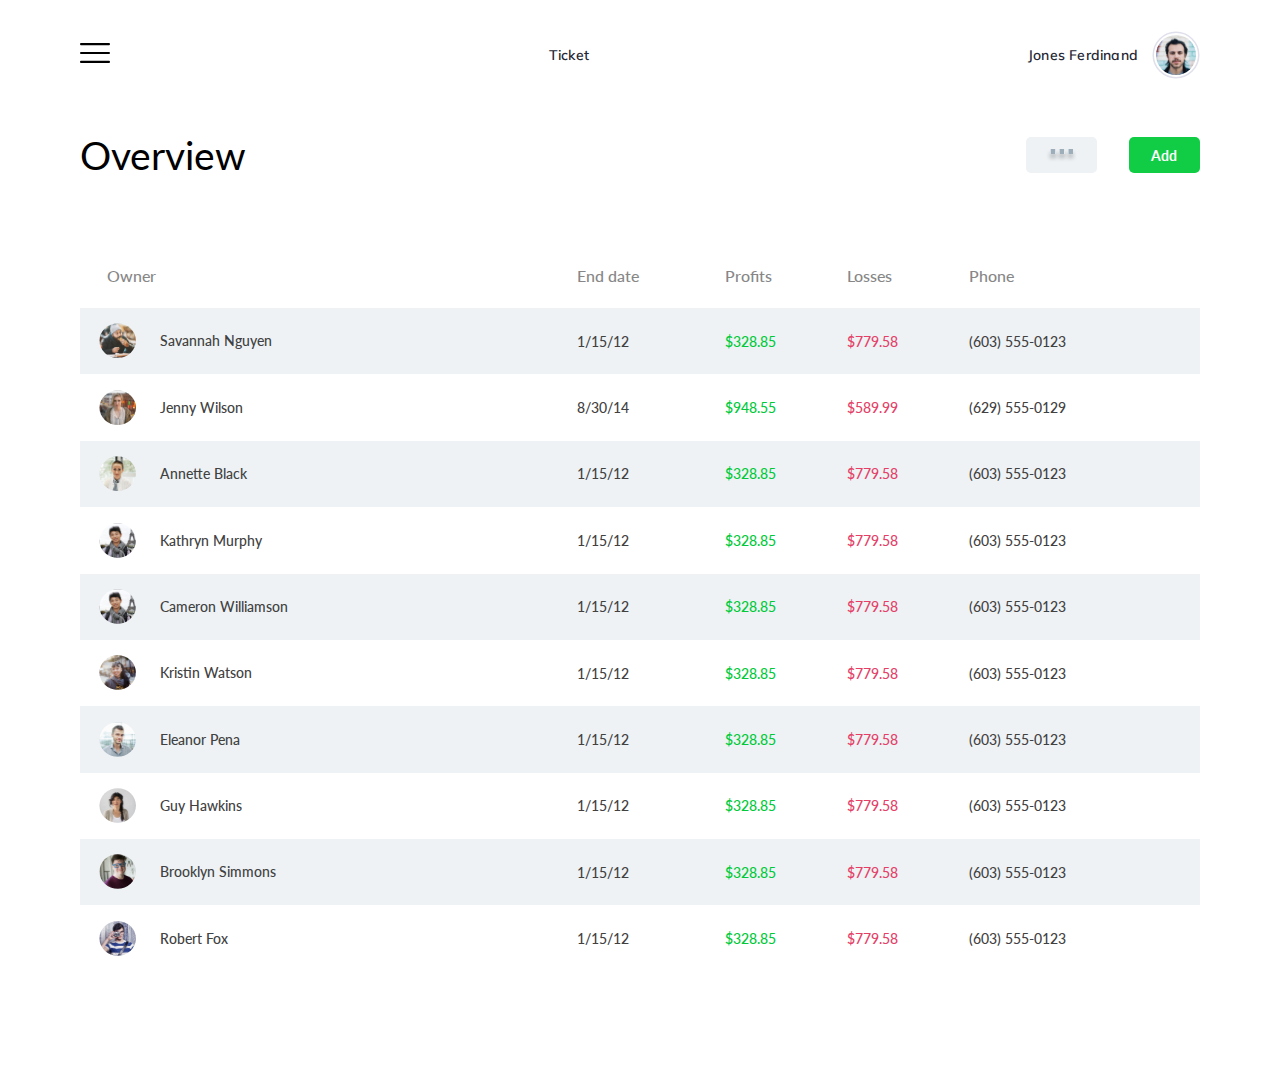
<file: index.html>
<!DOCTYPE html>
<html lang="en">
  <head>
    <meta charset="UTF-8" />
    <meta name="viewport" content="width=device-width, initial-scale=1.0" />
    <link rel="stylesheet" href="./css/steyl.css">
    <title>Dashboard</title>
  </head>
  <body>
    <!-- HEADER -->
    <header id="header">
        <div class="container">
            <!-- NAVBAR -->
            <nav class="df">
                <!-- MENUE -->
                <div class="header-btn">
                    <button class="header-btn__btn">
                        <img src="./image/menue.svg" alt="menue">
                    </button>
                </div>
                <div class="header-box">
                    <a class="header-box__text" href="./tickets.html">Ticket</a>
                </div>
                <div class="header-box">
                    <p class="header-box__text">Jones Ferdinand</p>
                    <img class="header-box__img" src="./image/_header.svg" alt="Jones">
                </div>
            </nav>
        </div>
    </header>
    <main>
        <section id="hero">
            <div class="container">
                <div class="hero-wrapper df">
                    <h1 class="hero-wrapper__title">Overview</h1>
                    <div class="hero-wrapper__btns">
                        <button class="hero-wrapper__btns__btn-vector">
                            <img src="./image/Vector.svg" alt="">
                        </button>
                        <button class="hero-wrapper__btns__btn-add">
                            Add
                        </button>
                    </div>
                </div>
            </div>
        </section>
        <section id="about">
            <div class="container">
                <table class="about-table">
                    <thead class="about-table__thead">
                        <tr class="thead__tr">
                            <th class="thead__tr__td__owner">Owner</th>
                            <th class="thead__tr__td">End date</th>
                            <th class="thead__tr__td">Profits</th>
                            <th class="thead__tr__td">Losses</th>
                            <th class="thead__tr__td">Phone</th>
                        </tr>
                    </thead>
                    <tbody class="about-table__tbody">
                        <!-- 1 -->
                        <tr class="tbody__tr__gray">
                            <td class="tbody__tr__td__card">
                                <img class="tbody__tr__td__img" src="./image/Savannah.svg" alt="Savannah">
                                <p class="tbody__tr__td__text">Savannah Nguyen</p>
                            </td>
                            <td class="tbody__tr__td">
                                <p class="tbody__tr__td__text">1/15/12</p>
                            </td>
                            <td class="tbody__tr__td">
                                <p class="tbody__tr__td__text-profits">$328.85</p>
                            </td>
                            <td class="tbody__tr__td">
                                <p class="tbody__tr__td__text-Losses">$779.58</p>
                            </td>
                            <td class="tbody__tr__td">
                                <p class="tbody__tr__td__text">(603) 555-0123</p>
                            </td>
                        </tr>
                        <!-- 2 -->
                        <tr class="tbody__tr">
                            <td class="tbody__tr__td__card">
                                <img class="tbody__tr__td__img" src="./image/Jenny.svg" alt="Savannah">
                                <p class="tbody__tr__td__text">Jenny Wilson</p>
                            </td>
                            <td class="tbody__tr__td">
                                <p class="tbody__tr__td__text">8/30/14</p>
                            </td>
                            <td class="tbody__tr__td">
                                <p class="tbody__tr__td__text-profits">$948.55</p>
                            </td>
                            <td class="tbody__tr__td">
                                <p class="tbody__tr__td__text-Losses">$589.99</p>
                            </td>
                            <td class="tbody__tr__td">
                                <p class="tbody__tr__td__text">(629) 555-0129</p>
                            </td>
                        </tr>
                        <!-- 3 -->
                        <tr class="tbody__tr__gray">
                            <td class="tbody__tr__td__card">
                                <img class="tbody__tr__td__img" src="./image/Annette.svg" alt="Annette">
                                <p class="tbody__tr__td__text">Annette Black</p>
                            </td>
                            <td class="tbody__tr__td">
                                <p class="tbody__tr__td__text">1/15/12</p>
                            </td>
                            <td class="tbody__tr__td">
                                <p class="tbody__tr__td__text-profits">$328.85</p>
                            </td>
                            <td class="tbody__tr__td">
                                <p class="tbody__tr__td__text-Losses">$779.58</p>
                            </td>
                            <td class="tbody__tr__td">
                                <p class="tbody__tr__td__text">(603) 555-0123</p>
                            </td>
                        </tr>
                        <!-- 4 -->
                        <tr class="tbody__tr">
                            <td class="tbody__tr__td__card">
                                <img class="tbody__tr__td__img" src="./image/Kathryn.svg" alt="Savannah">
                                <p class="tbody__tr__td__text">Kathryn Murphy</p>
                            </td>
                            <td class="tbody__tr__td">
                                <p class="tbody__tr__td__text">1/15/12</p>
                            </td>
                            <td class="tbody__tr__td">
                                <p class="tbody__tr__td__text-profits">$328.85</p>
                            </td>
                            <td class="tbody__tr__td">
                                <p class="tbody__tr__td__text-Losses">$779.58</p>
                            </td>
                            <td class="tbody__tr__td">
                                <p class="tbody__tr__td__text">(603) 555-0123</p>
                            </td>
                        </tr>
                        <!-- 5 -->
                        <tr class="tbody__tr__gray">
                            <td class="tbody__tr__td__card">
                                <img class="tbody__tr__td__img" src="./image/Kathryn.svg" alt="Cameron">
                                <p class="tbody__tr__td__text">Cameron Williamson</p>
                            </td>
                            <td class="tbody__tr__td">
                                <p class="tbody__tr__td__text">1/15/12</p>
                            </td>
                            <td class="tbody__tr__td">
                                <p class="tbody__tr__td__text-profits">$328.85</p>
                            </td>
                            <td class="tbody__tr__td">
                                <p class="tbody__tr__td__text-Losses">$779.58</p>
                            </td>
                            <td class="tbody__tr__td">
                                <p class="tbody__tr__td__text">(603) 555-0123</p>
                            </td>
                        </tr>
                        <!-- 6 -->
                        <tr class="tbody__tr">
                            <td class="tbody__tr__td__card">
                                <img class="tbody__tr__td__img" src="./image/Kristin.svg" alt="Savannah">
                                <p class="tbody__tr__td__text">Kristin Watson</p>
                            </td>
                            <td class="tbody__tr__td">
                                <p class="tbody__tr__td__text">1/15/12</p>
                            </td>
                            <td class="tbody__tr__td">
                                <p class="tbody__tr__td__text-profits">$328.85</p>
                            </td>
                            <td class="tbody__tr__td">
                                <p class="tbody__tr__td__text-Losses">$779.58</p>
                            </td>
                            <td class="tbody__tr__td">
                                <p class="tbody__tr__td__text">(603) 555-0123</p>
                            </td>
                        </tr>
                        <!-- 7 -->
                        <tr class="tbody__tr__gray">
                            <td class="tbody__tr__td__card">
                                <img class="tbody__tr__td__img" src="./image/Elanor.svg" alt="Savannah">
                                <p class="tbody__tr__td__text">Eleanor Pena</p>
                            </td>
                            <td class="tbody__tr__td">
                                <p class="tbody__tr__td__text">1/15/12</p>
                            </td>
                            <td class="tbody__tr__td">
                                <p class="tbody__tr__td__text-profits">$328.85</p>
                            </td>
                            <td class="tbody__tr__td">
                                <p class="tbody__tr__td__text-Losses">$779.58</p>
                            </td>
                            <td class="tbody__tr__td">
                                <p class="tbody__tr__td__text">(603) 555-0123</p>
                            </td>
                        </tr>
                        <!-- 8 -->
                        <tr class="tbody__tr">
                            <td class="tbody__tr__td__card">
                                <img class="tbody__tr__td__img" src="./image/guy.svg" alt="Guy">
                                <p class="tbody__tr__td__text">Guy Hawkins</p>
                            </td>
                            <td class="tbody__tr__td">
                                <p class="tbody__tr__td__text">1/15/12</p>
                            </td>
                            <td class="tbody__tr__td">
                                <p class="tbody__tr__td__text-profits">$328.85</p>
                            </td>
                            <td class="tbody__tr__td">
                                <p class="tbody__tr__td__text-Losses">$779.58</p>
                            </td>
                            <td class="tbody__tr__td">
                                <p class="tbody__tr__td__text">(603) 555-0123</p>
                            </td>
                        </tr>
                        <!-- 9 -->
                        <tr class="tbody__tr__gray">
                            <td class="tbody__tr__td__card">
                                <img class="tbody__tr__td__img" src="./image/Brooklyn.svg" alt="Brooklyn Simmons">
                                <p class="tbody__tr__td__text">Brooklyn Simmons</p>
                            </td>
                            <td class="tbody__tr__td">
                                <p class="tbody__tr__td__text">1/15/12</p>
                            </td>
                            <td class="tbody__tr__td">
                                <p class="tbody__tr__td__text-profits">$328.85</p>
                            </td>
                            <td class="tbody__tr__td">
                                <p class="tbody__tr__td__text-Losses">$779.58</p>
                            </td>
                            <td class="tbody__tr__td">
                                <p class="tbody__tr__td__text">(603) 555-0123</p>
                            </td>
                        </tr>
                        <!-- 10 -->
                        <tr class="tbody__tr">
                            <td class="tbody__tr__td__card">
                                <img class="tbody__tr__td__img" src="./image/Robert.svg" alt="Robert Fox">
                                <p class="tbody__tr__td__text">Robert Fox</p>
                            </td>
                            <td class="tbody__tr__td">
                                <p class="tbody__tr__td__text">1/15/12</p>
                            </td>
                            <td class="tbody__tr__td">
                                <p class="tbody__tr__td__text-profits">$328.85</p>
                            </td>
                            <td class="tbody__tr__td">
                                <p class="tbody__tr__td__text-Losses">$779.58</p>
                            </td>
                            <td class="tbody__tr__td">
                                <p class="tbody__tr__td__text">(603) 555-0123</p>
                            </td>
                        </tr>
                    </tbody>
                </table>
            </div>
        </section>
    </main>
  </body>
</html>
</file>
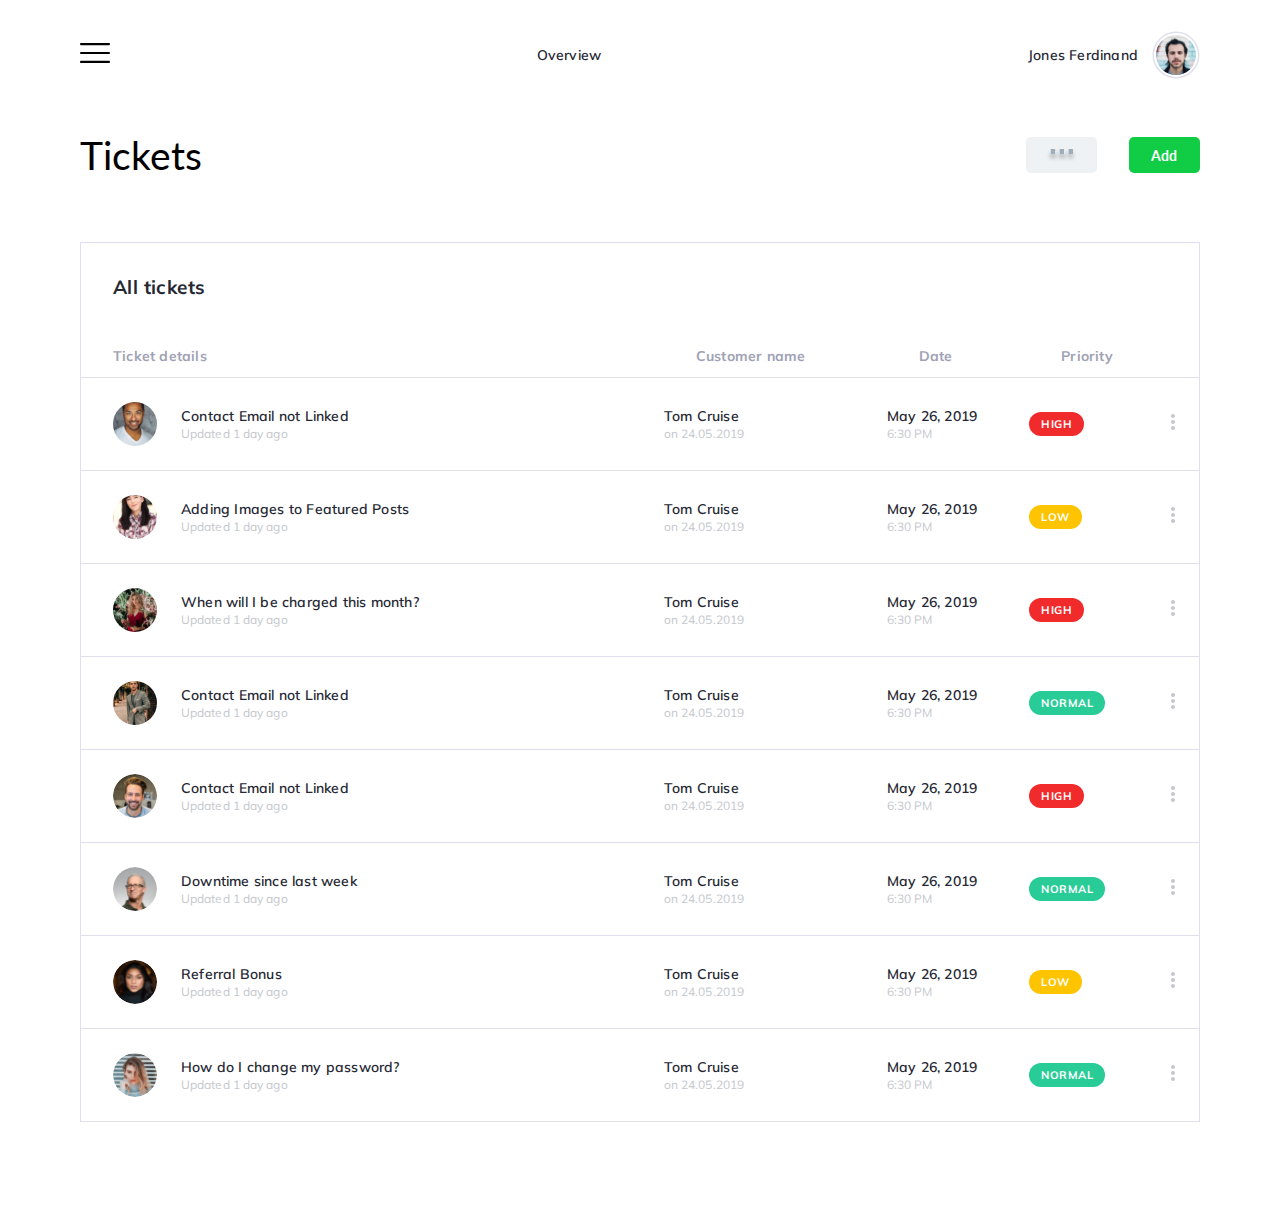
<file: tickets.html>
<!DOCTYPE html>
<html lang="en">
  <head>
    <meta charset="UTF-8" />
    <meta name="viewport" content="width=device-width, initial-scale=1.0" />
    <link rel="stylesheet" href="./css/steyl.css" />
    <title>Tickets</title>
  </head>
  <body>
    <!-- HEADER -->
    <header id="header">
      <div class="container">
        <!-- NAVBAR -->
        <nav class="df">
          <!-- MENUE -->
          <div class="header-btn">
            <button class="header-btn__btn">
              <img src="./image/menue.svg" alt="menue" />
            </button>
          </div>
          <div class="header-box">
            <a class="header-box__text" href="./index.html">Overview</a>
          </div>  
          <div class="header-box">
            <p class="header-box__text">Jones Ferdinand</p>
            <img
              class="header-box__img"
              src="./image/_header.svg"
              alt="Jones"
            />
          </div>
        </nav>
      </div>
    </header>
    <main>
      <section id="hero">
        <div class="container">
          <div class="hero-wrapper df">
            <h1 class="hero-wrapper__title">Tickets</h1>
            <div class="hero-wrapper__btns">
              <button class="hero-wrapper__btns__btn-vector">
                <img src="./image/Vector.svg" alt="Vector" />
              </button>
              <button class="hero-wrapper__btns__btn-add">Add</button>
            </div>
          </div>
        </div>
      </section>
      <section id="tickets">
        <div class="container tickets-wrapper">
          <table class="tickets-table">
            <thead class="tickets-table__thead">
              <tr>
                <td class="tickets-table__title">All tickets</td>
              </tr>
              <tr class="tickets-table__thead__tr">
                <th class="tickets-table__thead__tr__td">Ticket details</th>
                <th class="tickets-table__thead__tr__td">Customer name</th>
                <th class="tickets-table__thead__tr__td">Date</th>
                <th class="tickets-table__thead__tr__td">Priority</th>
              </tr>
            </thead>
            <tbody class="tickets-table__tbody">
              <!-- 1 -->
              <tr class="tickets-table__tbody__tr">
                <td class="tickets-table__tbody__tr__boxs">
                  <img src="./image/Contact.svg" alt="Contact Email not Linked" />
                  <div class="tickets-table__tbody__tr__card">
                    <p class="tickets-table__tbody__tr__title">
                        Contact Email not Linked
                    </p>
                    <p class="tickets-table__tbody__tr__text">
                      Updated 1 day ago
                    </p>
                  </div>
                </td>
                <td class="tickets-table__tbody__tr__td">
                  <p class="tickets-table__tbody__tr__title">Tom Cruise</p>
                  <p class="tickets-table__tbody__tr__text">on 24.05.2019</p>
                </td>
                <td class="tickets-table__tbody__tr__td">
                  <p class="tickets-table__tbody__tr__title">May 26, 2019</p>
                  <p class="tickets-table__tbody__tr__text">6:30 PM</p>
                </td>
                <td class="tickets-table__tbody__tr__td">
                  <button class="tickets-table__tbody__tr__td__btn">
                    High
                  </button>
                </td>
                <td class="tickets-table__tbody__tr__td">
                  <img src="./image/more - vertical.svg" alt="" />
                </td>
              </tr>
              <!-- 2 -->
              <tr class="tickets-table__tbody__tr">
                <td class="tickets-table__tbody__tr__boxs">
                  <img src="./image/Adding.svg" alt="Adding Images to Featured Posts" />
                  <div class="tickets-table__tbody__tr__card">
                    <p class="tickets-table__tbody__tr__title">
                        Adding Images to Featured Posts
                    </p>
                    <p class="tickets-table__tbody__tr__text">
                      Updated 1 day ago
                    </p>
                  </div>
                </td>
                <td class="tickets-table__tbody__tr__td">
                  <p class="tickets-table__tbody__tr__title">Tom Cruise</p>
                  <p class="tickets-table__tbody__tr__text">on 24.05.2019</p>
                </td>
                <td class="tickets-table__tbody__tr__td">
                  <p class="tickets-table__tbody__tr__title">May 26, 2019</p>
                  <p class="tickets-table__tbody__tr__text">6:30 PM</p>
                </td>
                <td class="tickets-table__tbody__tr__td">
                  <button class="tickets-table__tbody__tr__td__btn low">
                    low
                  </button>
                </td>
                <td class="tickets-table__tbody__tr__td">
                  <img src="./image/more - vertical.svg" alt="" />
                </td>
              </tr>
              <!-- 3 -->
              <tr class="tickets-table__tbody__tr">
                <td class="tickets-table__tbody__tr__boxs">
                  <img src="./image/When.svg" alt="When will I be charged this month?" />
                  <div class="tickets-table__tbody__tr__card">
                    <p class="tickets-table__tbody__tr__title">
                        When will I be charged this month?
                    </p>
                    <p class="tickets-table__tbody__tr__text">
                      Updated 1 day ago
                    </p>
                  </div>
                </td>
                <td class="tickets-table__tbody__tr__td">
                  <p class="tickets-table__tbody__tr__title">Tom Cruise</p>
                  <p class="tickets-table__tbody__tr__text">on 24.05.2019</p>
                </td>
                <td class="tickets-table__tbody__tr__td">
                  <p class="tickets-table__tbody__tr__title">May 26, 2019</p>
                  <p class="tickets-table__tbody__tr__text">6:30 PM</p>
                </td>
                <td class="tickets-table__tbody__tr__td">
                  <button class="tickets-table__tbody__tr__td__btn">
                    High
                  </button>
                </td>
                <td class="tickets-table__tbody__tr__td">
                  <img src="./image/more - vertical.svg" alt="" />
                </td>
              </tr>
              <!-- 4 -->
              <tr class="tickets-table__tbody__tr">
                <td class="tickets-table__tbody__tr__boxs">
                  <img src="./image/Payment.svg" alt="Payment not going through" />
                  <div class="tickets-table__tbody__tr__card">
                    <p class="tickets-table__tbody__tr__title">
                      Contact Email not Linked
                    </p>
                    <p class="tickets-table__tbody__tr__text">
                      Updated 1 day ago
                    </p>
                  </div>
                </td>
                <td class="tickets-table__tbody__tr__td">
                  <p class="tickets-table__tbody__tr__title">Tom Cruise</p>
                  <p class="tickets-table__tbody__tr__text">on 24.05.2019</p>
                </td>
                <td class="tickets-table__tbody__tr__td">
                  <p class="tickets-table__tbody__tr__title">May 26, 2019</p>
                  <p class="tickets-table__tbody__tr__text">6:30 PM</p>
                </td>
                <td class="tickets-table__tbody__tr__td">
                  <button class="tickets-table__tbody__tr__td__btn normal">
                    Normal
                  </button>
                </td>
                <td class="tickets-table__tbody__tr__td">
                  <img src="./image/more - vertical.svg" alt="" />
                </td>
              </tr>
              <!-- 5 -->
              <tr class="tickets-table__tbody__tr">
                <td class="tickets-table__tbody__tr__boxs">
                  <img src="./image/Unable.svg" alt="Unable to add replies" />
                  <div class="tickets-table__tbody__tr__card">
                    <p class="tickets-table__tbody__tr__title">
                      Contact Email not Linked
                    </p>
                    <p class="tickets-table__tbody__tr__text">
                      Updated 1 day ago
                    </p>
                  </div>
                </td>
                <td class="tickets-table__tbody__tr__td">
                  <p class="tickets-table__tbody__tr__title">Tom Cruise</p>
                  <p class="tickets-table__tbody__tr__text">on 24.05.2019</p>
                </td>
                <td class="tickets-table__tbody__tr__td">
                  <p class="tickets-table__tbody__tr__title">May 26, 2019</p>
                  <p class="tickets-table__tbody__tr__text">6:30 PM</p>
                </td>
                <td class="tickets-table__tbody__tr__td">
                  <button class="tickets-table__tbody__tr__td__btn">
                    High
                  </button>
                </td>
                <td class="tickets-table__tbody__tr__td">
                  <img src="./image/more - vertical.svg" alt="" />
                </td>
              </tr>
              <!-- 6 -->
              <tr class="tickets-table__tbody__tr">
                <td class="tickets-table__tbody__tr__boxs">
                  <img src="./image/Downtime.svg" alt="Downtime since last week" />
                  <div class="tickets-table__tbody__tr__card">
                    <p class="tickets-table__tbody__tr__title">
                        Downtime since last week</p>
                    <p class="tickets-table__tbody__tr__text">
                      Updated 1 day ago
                    </p>
                  </div>
                </td>
                <td class="tickets-table__tbody__tr__td">
                  <p class="tickets-table__tbody__tr__title">Tom Cruise</p>
                  <p class="tickets-table__tbody__tr__text">on 24.05.2019</p>
                </td>
                <td class="tickets-table__tbody__tr__td">
                  <p class="tickets-table__tbody__tr__title">May 26, 2019</p>
                  <p class="tickets-table__tbody__tr__text">6:30 PM</p>
                </td>
                <td class="tickets-table__tbody__tr__td">
                  <button class="tickets-table__tbody__tr__td__btn normal">
                    Normal
                  </button>
                </td>
                <td class="tickets-table__tbody__tr__td">
                  <img src="./image/more - vertical.svg" alt="" />
                </td>
              </tr>
              <!-- 7 -->
              <tr class="tickets-table__tbody__tr">
                <td class="tickets-table__tbody__tr__boxs">
                  <img src="./image/Referral.svg" alt="img" />
                  <div class="tickets-table__tbody__tr__card">
                    <p class="tickets-table__tbody__tr__title">
                        Referral Bonus</p>
                    <p class="tickets-table__tbody__tr__text">
                      Updated 1 day ago
                    </p>
                  </div>
                </td>
                <td class="tickets-table__tbody__tr__td">
                  <p class="tickets-table__tbody__tr__title">Tom Cruise</p>
                  <p class="tickets-table__tbody__tr__text">on 24.05.2019</p>
                </td>
                <td class="tickets-table__tbody__tr__td">
                  <p class="tickets-table__tbody__tr__title">May 26, 2019</p>
                  <p class="tickets-table__tbody__tr__text">6:30 PM</p>
                </td>
                <td class="tickets-table__tbody__tr__td">
                  <button class="tickets-table__tbody__tr__td__btn low">
                    low
                  </button>
                </td>
                <td class="tickets-table__tbody__tr__td">
                  <img src="./image/more - vertical.svg" alt="" />
                </td>
              </tr>
              <!-- 8 -->
              <tr class="tickets-table__tbody__tr">
                <td class="tickets-table__tbody__tr__boxs">
                  <img src="./image/How.svg" alt="img" />
                  <div class="tickets-table__tbody__tr__card">
                    <p class="tickets-table__tbody__tr__title">
                        How do I change my password?</p>
                    <p class="tickets-table__tbody__tr__text">
                      Updated 1 day ago
                    </p>
                  </div>
                </td>
                <td class="tickets-table__tbody__tr__td">
                  <p class="tickets-table__tbody__tr__title">Tom Cruise</p>
                  <p class="tickets-table__tbody__tr__text">on 24.05.2019</p>
                </td>
                <td class="tickets-table__tbody__tr__td">
                  <p class="tickets-table__tbody__tr__title">May 26, 2019</p>
                  <p class="tickets-table__tbody__tr__text">6:30 PM</p>
                </td>
                <td class="tickets-table__tbody__tr__td">
                  <button class="tickets-table__tbody__tr__td__btn normal">
                    Normal
                  </button>
                </td>
                <td class="tickets-table__tbody__tr__td">
                  <img src="./image/more - vertical.svg" alt="" />
                </td>
              </tr>
            </tbody>
          </table>
        </div>
      </section>
    </main>
  </body>
</html>
</file>
<file: css/steyl.css>
@import url(./reset.css);
@import url(./verebil.css);
@import url(./home.css);
@import url(./tickets.css);
</file>
